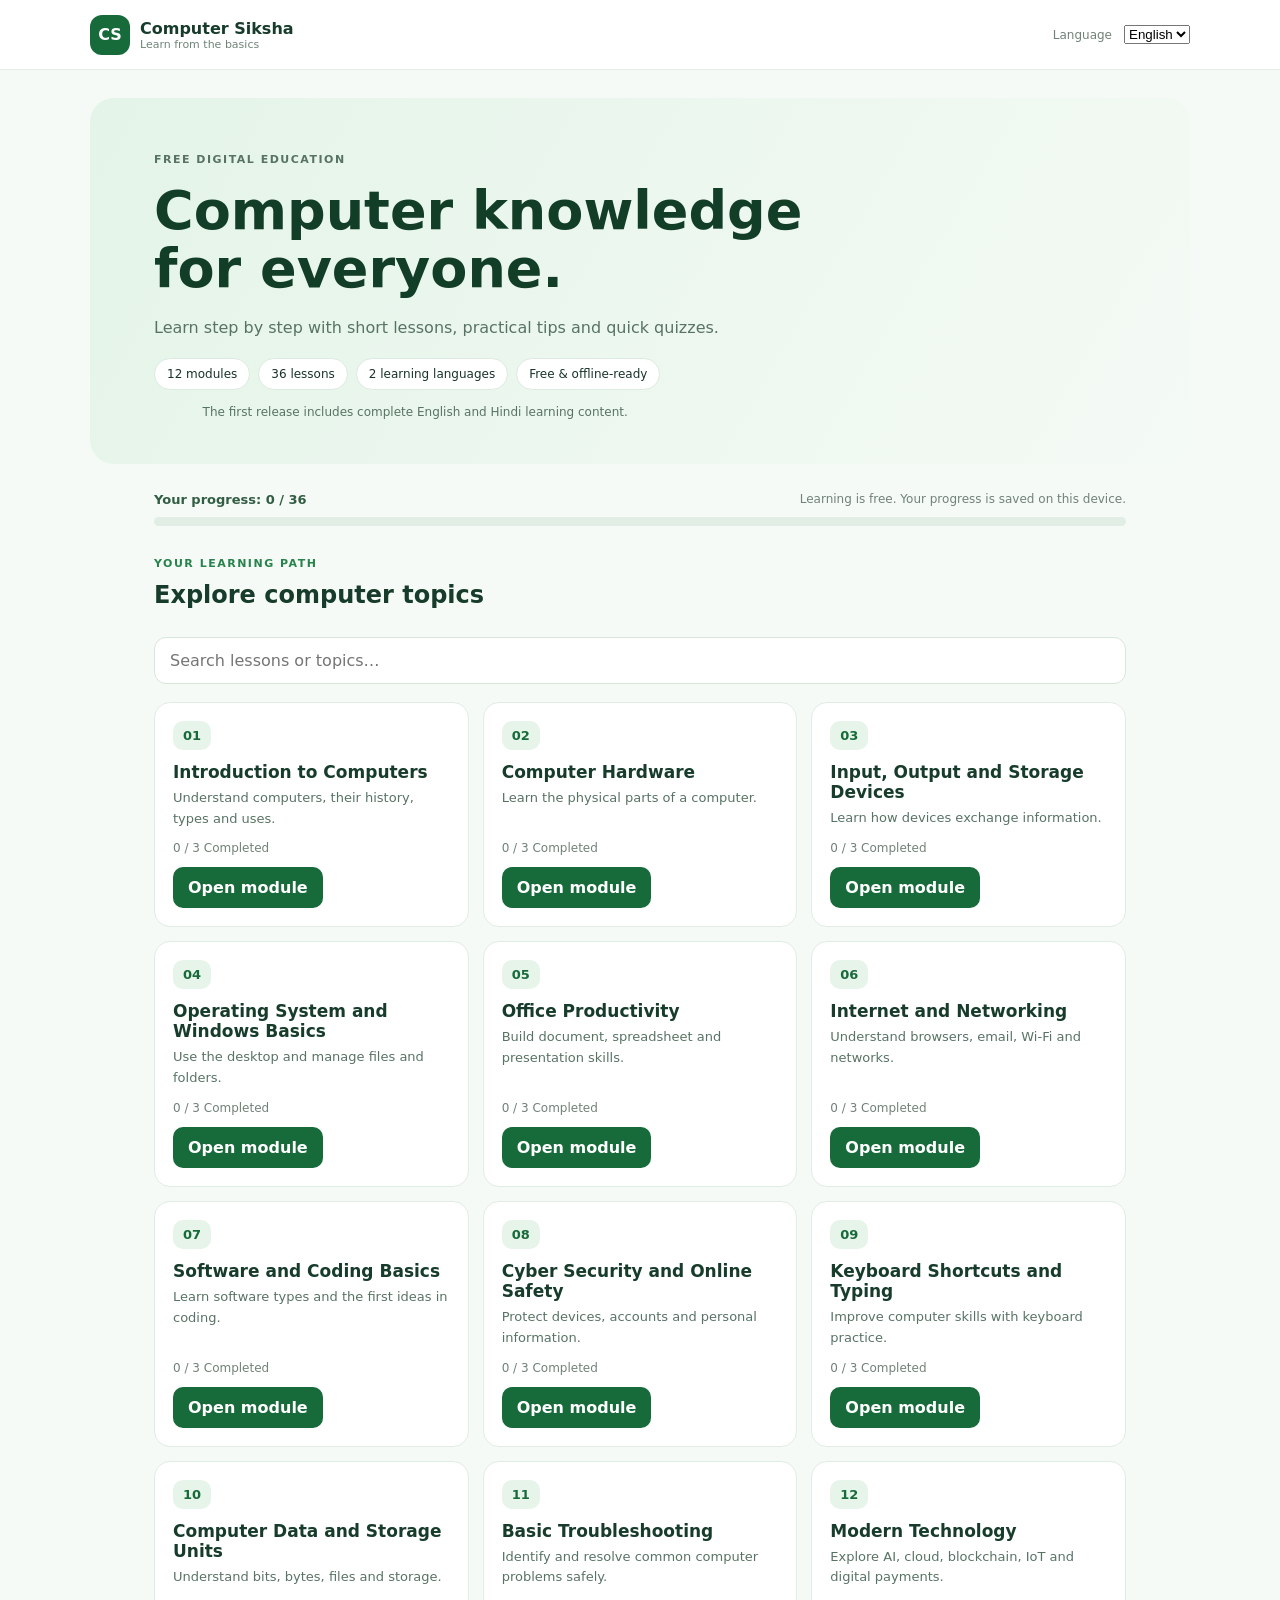
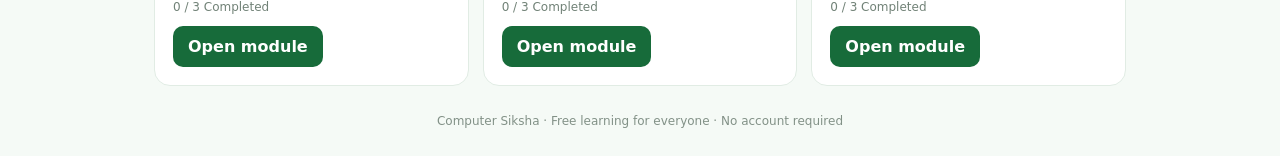
<file: web/index.html>
<!doctype html>
<html lang="en"><head><meta charset="utf-8"><meta name="viewport" content="width=device-width,initial-scale=1"><meta name="theme-color" content="#176b3a"><meta name="description" content="Free English and Hindi computer lessons for beginners. Learn computer basics, hardware, internet, office tools and online safety."><title>Computer Siksha — Free Computer Learning</title><link rel="manifest" href="manifest.webmanifest"><link rel="stylesheet" href="styles.css"></head>
<body><header class="topbar"><a class="brand" href="./"><span class="mark">CS</span><span>Computer Siksha<small>Learn from the basics</small></span></a><label class="language-label" for="language">Language</label><select id="language" aria-label="Choose language"><option value="en">English</option><option value="hi">हिन्दी</option></select></header>
<main><section class="hero"><p class="eyebrow" id="eyebrow">FREE DIGITAL EDUCATION</p><h1 id="heroTitle">Computer knowledge for everyone.</h1><p id="heroText">Learn step by step with short lessons, practical tips and quick quizzes.</p><div class="tags"><span>12 modules</span><span>36 lessons</span><span>2 learning languages</span><span>Free & offline-ready</span></div><p id="localeNote" class="locale-note" role="status"></p></section>
<section class="progress-wrap"><div class="progress-top"><strong id="progressText">Your progress: 0 / 36</strong><span id="source">Your progress is saved on this device.</span></div><div class="progress-track"><div id="progressBar"></div></div></section>
<section class="section-head"><div><p class="eyebrow" id="pathLabel">YOUR LEARNING PATH</p><h2 id="moduleHeading">Explore computer topics</h2></div></section><div class="search-wrap"><input id="search" type="search" placeholder="Search lessons or topics…" aria-label="Search lessons"></div><section id="content" class="grid" aria-live="polite"></section></main><footer>Computer Siksha · Free learning for everyone · No account required</footer>
<script src="assets/locales.js"></script><script src="assets/course-data.js"></script><script src="assets/lesson-data.js"></script><script src="app.js"></script></body></html>
</file>
<file: web/styles.css>
:root{font-family:system-ui,"Noto Sans Devanagari",Segoe UI,sans-serif;color:#183328;background:#f5faf6;font-synthesis:none}*{box-sizing:border-box}body{margin:0}.topbar{min-height:70px;padding:10px max(5%,calc((100% - 1100px)/2));display:flex;align-items:center;gap:12px;background:#fff;border-bottom:1px solid #e3eee5}.brand{display:flex;gap:10px;align-items:center;text-decoration:none;color:#173c2b;font-weight:800;margin-right:auto}.brand small{display:block;font-size:11px;color:#708477;font-weight:500}.mark{width:40px;height:40px;border-radius:12px;background:#176b3a;color:#fff;display:grid;place-items:center}.hero{max-width:1100px;margin:28px auto 20px;padding:42px 5%;border-radius:24px;background:linear-gradient(120deg,#e4f4e8,#f4faf5)}.eyebrow{font-size:11px;letter-spacing:1.5px;font-weight:800;color:#27824b}.hero h1{font-size:clamp(32px,5vw,54px);line-height:1.08;color:#123d27;max-width:700px;margin:12px 0}.hero p{color:#587364;line-height:1.7}.tags{display:flex;gap:8px;flex-wrap:wrap}.tags span{background:#fff;border:1px solid #dcebe0;border-radius:30px;padding:8px 12px;font-size:12px}.progress-wrap,.section-head,.search-wrap,.grid{max-width:1100px;margin:0 auto;padding:0 5%}.progress-wrap{padding-top:8px;padding-bottom:20px}.progress-top{display:flex;justify-content:space-between;gap:10px;flex-wrap:wrap;font-size:13px;color:#315d43}.progress-top span,.muted{color:#718277;font-size:12px}.progress-track{height:9px;border-radius:20px;background:#e2eee5;overflow:hidden;margin-top:10px}.progress-track div{height:100%;background:#27824b;width:0;transition:width .2s}.section-head h2{margin-top:4px;color:#173c2b}.search-wrap{padding-top:8px;padding-bottom:18px}.search-wrap input{width:100%;padding:13px 15px;border:1px solid #d8e5db;border-radius:12px;font:inherit;background:white}.grid{display:grid;grid-template-columns:repeat(3,1fr);gap:14px}.module-card{background:#fff;border:1px solid #e1ece4;border-radius:16px;padding:18px;display:flex;flex-direction:column;align-items:flex-start;min-height:205px}.module-icon{background:#e7f4ea;color:#176b3a;border-radius:10px;padding:7px 10px;font-weight:800;font-size:13px}.module-card h3{font-size:17px;margin:12px 0 6px;color:#173c2b}.module-card p{color:#587364;font-size:13px;line-height:1.6;margin:0 0 12px}.module-card .muted{margin-top:auto;margin-bottom:12px}.primary,.secondary,.back{border:0;border-radius:10px;padding:11px 15px;font:inherit;font-weight:700;cursor:pointer}.primary{background:#176b3a;color:#fff}.secondary{background:#e5f2e8;color:#175b34;margin-top:16px}.back{background:transparent;color:#176b3a;padding-left:0}.lesson-title{font-size:clamp(25px,4vw,36px);color:#163e29;margin:8px 0}.lesson-intro{font-size:17px;line-height:1.8;color:#3d5e4b;max-width:850px}.diagram{display:flex;align-items:center;justify-content:center;gap:10px;flex-wrap:wrap;padding:22px 10px;margin:20px 0;background:#eaf5ed;border-radius:16px;color:#176b3a;font-weight:800}.flow-step{padding:13px 16px;border:1px solid #c9e1d0;background:#fff;border-radius:12px;text-align:center;font-size:13px}.flow-step small{font-weight:500;color:#65806d}.key-points{padding-left:24px;max-width:850px;line-height:1.8;color:#355a43}.key-points li{padding:7px 0}.quiz-heading{margin-top:28px;color:#173c2b}.question{border:1px solid #dce9df;border-radius:13px;margin:12px 0;padding:14px 16px;background:#fff}.question legend{font-weight:700;padding:0 5px}.choice{display:flex;gap:8px;align-items:center;padding:9px 4px;cursor:pointer}.result{font-weight:800;padding:12px;border-radius:10px;background:#fff1d8;color:#805000}.result.good{background:#e5f5e9;color:#176b3a}.explanation{font-size:13px;color:#557461;margin:8px 0}.empty{color:#587364}.language-label{font-size:12px;color:#718277}footer{text-align:center;padding:28px;color:#829187;font-size:12px}@media(max-width:800px){.grid{grid-template-columns:repeat(2,1fr)}.hero{margin:16px;padding:28px 22px}.progress-wrap,.section-head,.search-wrap{padding-left:18px;padding-right:18px}}@media(max-width:520px){.grid{grid-template-columns:1fr;padding:0 14px}.topbar{padding:10px 14px}.hero{margin:14px}.progress-top{display:block}.progress-top span{display:block;margin-top:5px}.diagram{gap:6px}.flow-step{padding:10px 11px}}
.lesson-diagram{display:block;width:100%;max-width:900px;height:auto;border-radius:14px}.diagram:has(.lesson-diagram){padding:8px;background:#eaf5ed}

.locale-note{max-width:1100px;margin:12px auto 0;padding:0 5%;font-size:12px;color:#62766a;line-height:1.6}html[dir="rtl"] body{text-align:right}html[dir="rtl"] .brand{margin-right:0;margin-left:auto}html[dir="rtl"] .topbar{flex-direction:row-reverse}html[dir="rtl"] .module-card{align-items:flex-start}
</file>
